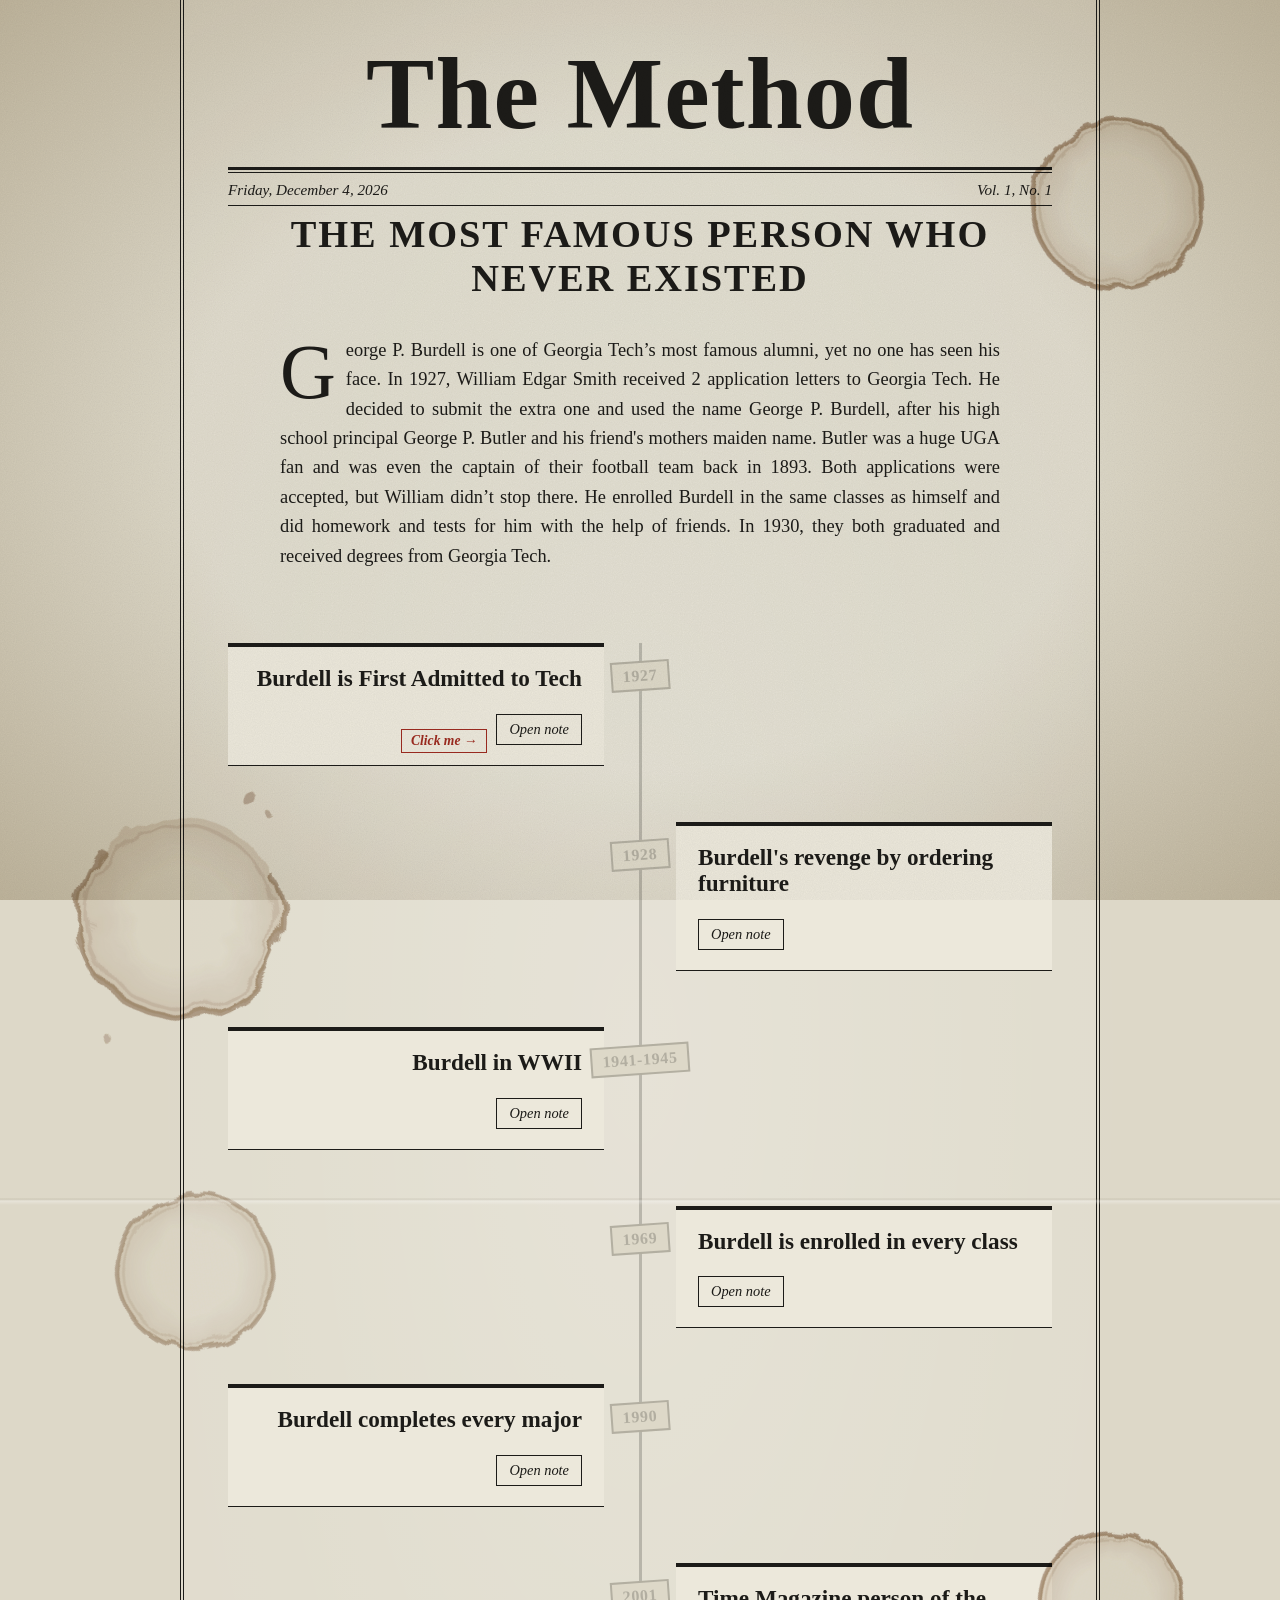
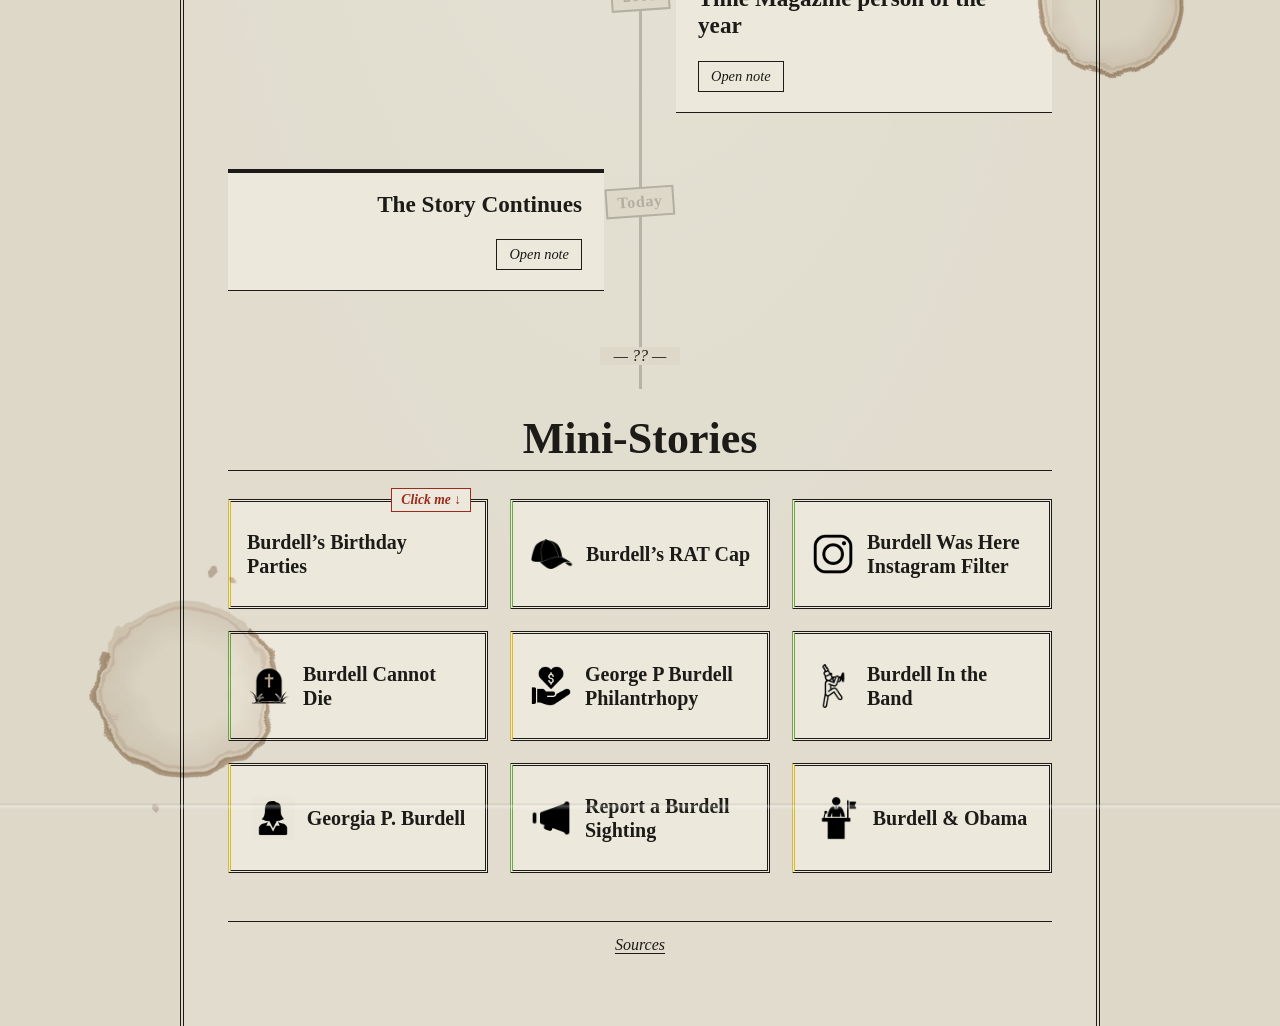
<file: index.html>
<!DOCTYPE html>
<html lang="en">
<head>
  <meta charset="utf-8">
  <meta name="viewport" content="width=device-width, initial-scale=1">
  <title>George P. Burdell</title>
  <!--<link rel="preconnect" href="https://fonts.googleapis.com">
  <link rel="preconnect" href="https://fonts.gstatic.com" crossorigin>
  <link href="https://fonts.googleapis.com/css2?family=UnifrakturCook:wght@700&family=Old+Standard+TT:ital,wght@0,400;0,700;1,400&family=Caveat:wght@600&display=swap" rel="stylesheet">
<link rel="stylesheet" media="screen" href="https://fontlibrary.org/face/ttnorms-black" type="text/css"/>-->
  <link rel="stylesheet" href="style.css">
</head>
<body>

  <div id="page">

    <!-- faux newspaper columns, filled by script.js -->
    <aside class="side side-left" aria-hidden="true"></aside>

    <main id="paper">

      <header class="masthead">
        <h1 id="tw-title" aria-label="George P. Burdell"></h1>
        <div class="rule-double" aria-hidden="true"></div>
        <div class="dateline">
          <span id="today"></span>
          
          <span>Vol. 1, No. 1</span>
        </div>
  
        <div class="rule-single" aria-hidden="true"></div>
	<p class="masthead-subhead">The Most Famous Person who Never Existed</p>
	
      </header>

      <section class="intro">
        <p>
         George P. Burdell is one of Georgia Tech’s most famous alumni, yet no one has seen his face. In 1927, William Edgar Smith received 2 application letters to Georgia Tech. He decided to submit the extra one and used the name George P. Burdell, after his high school principal George P. Butler and his friend's mothers maiden name. Butler was a huge UGA fan and was even the captain of their football team back in 1893. Both applications were accepted, but William didn’t stop there. He enrolled Burdell in the same classes as himself and did homework and tests for him with the help of friends. In 1930, they both graduated and received degrees from Georgia Tech. 

        </p>
      </section>

      <section class="timeline" aria-label="Timeline of events">
        <div class="rail" aria-hidden="true"><div class="ink"></div></div>
        <ol id="events"></ol>
        <p class="end-mark" aria-hidden="true">&mdash; ?? &mdash;</p>
      </section>

      <section class="stories" aria-label="Mini-stories">
        <h2 class="stories-head">Mini-Stories</h2>
        <div class="rule-single" aria-hidden="true"></div>
        <div id="story-grid"></div>
      </section>
<footer class="paper-foot">
  <div class="rule-single" aria-hidden="true"></div>
  <nav class="paper-nav" aria-label="Pages">
   
    <a href="sources.html">Sources</a>
  </nav>
</footer>
    </main>

    <aside class="side side-right" aria-hidden="true"></aside>

    <!-- coffee stains (purely decorative) -->
    <div class="stain s1" aria-hidden="true"></div>
    <div class="stain s2" aria-hidden="true"></div>
    <div class="stain s3" aria-hidden="true"></div>
    <div class="stain s4" aria-hidden="true"></div>
    <div class="stain s5" aria-hidden="true"></div>

  </div>

  <script src="data.js"></script>
  <script src="script.js"></script>
</body>
</html>
</file>
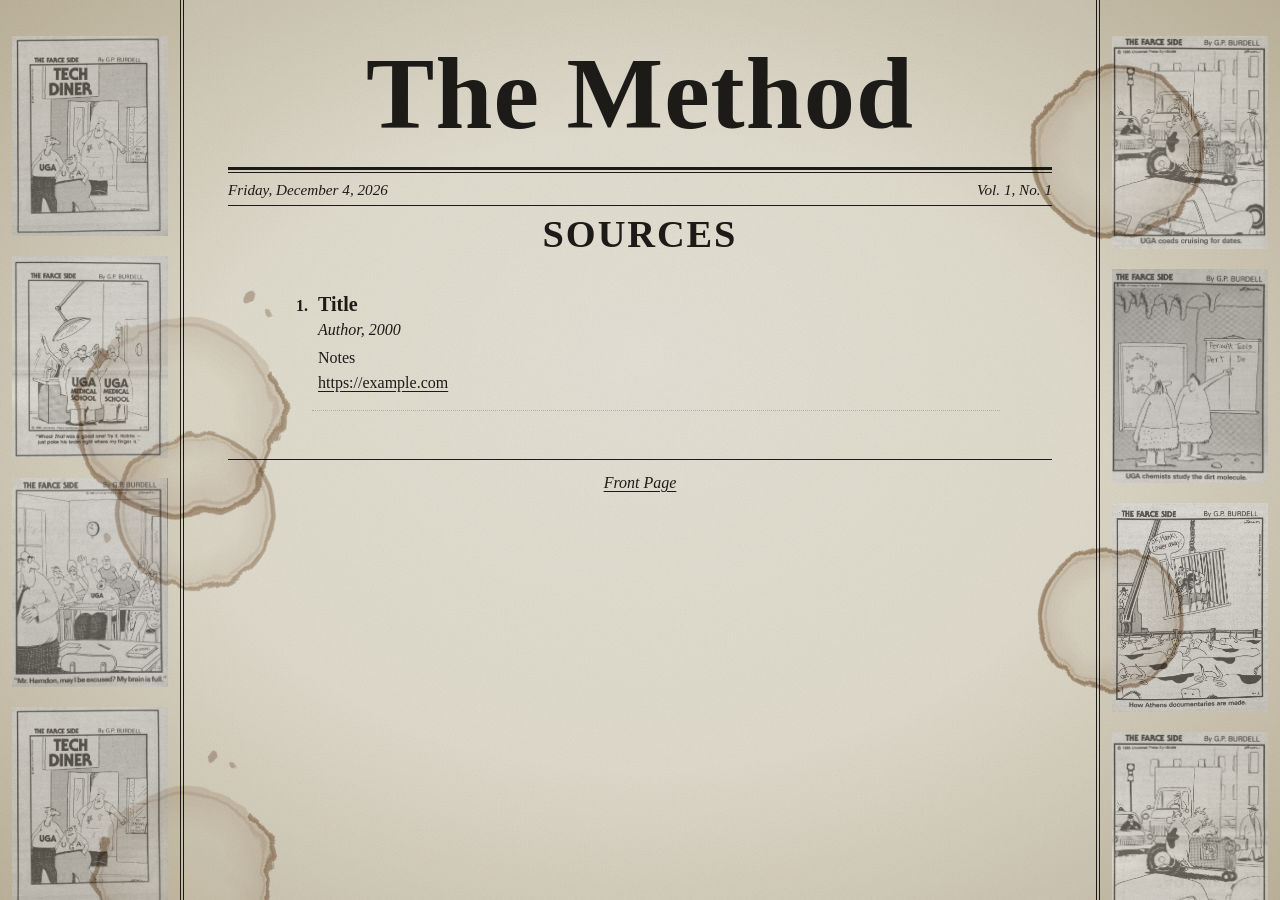
<file: sources.html>
<!DOCTYPE html>
<html lang="en">
<head>
  <meta charset="utf-8">
  <meta name="viewport" content="width=device-width, initial-scale=1">
  <title>Sources | George P. Burdell</title>
  <!--<link rel="preconnect" href="https://fonts.googleapis.com">
  <link rel="preconnect" href="https://fonts.gstatic.com" crossorigin>
  <link href="https://fonts.googleapis.com/css2?family=UnifrakturCook:wght@700&family=Old+Standard+TT:ital,wght@0,400;0,700;1,400&family=Caveat:wght@600&display=swap" rel="stylesheet">
  <link rel="stylesheet" media="screen" href="https://fontlibrary.org/face/ttnorms-black" type="text/css"/>-->
  <link rel="stylesheet" href="style.css">
</head>
<body>

  <div id="page">

    <aside class="side side-left" aria-hidden="true"></aside>

    <main id="paper">

      <header class="masthead">
        <h1 id="tw-title" aria-label="George P. Burdell"></h1>
        <div class="rule-double" aria-hidden="true"></div>
        <div class="dateline">
          <span id="today"></span>
      
          <span>Vol. 1, No. 1</span>
        </div>
        <div class="rule-single" aria-hidden="true"></div>
        <p class="masthead-subhead">Sources</p>
      </header>

      <section class="sources" aria-label="Sources">
  
        <ol id="source-list" class="source-list"></ol>
 
      </section>
<footer class="paper-foot">
  <div class="rule-single" aria-hidden="true"></div>
  <nav class="paper-nav" aria-label="Pages">
    <a href="index.html">Front Page</a>
    
  </nav>
</footer>
    </main>

    <aside class="side side-right" aria-hidden="true"></aside>

    <div class="stain s1" aria-hidden="true"></div>
    <div class="stain s2" aria-hidden="true"></div>
    <div class="stain s3" aria-hidden="true"></div>
    <div class="stain s4" aria-hidden="true"></div>
    <div class="stain s5" aria-hidden="true"></div>

  </div>

  <script src="data.js"></script>
  <script src="script.js"></script>
</body>
</html>
</file>
<file: style.css>
/* =========================================================
   THE DAILY CHRONICLE: newspaper style (Static Version)
   ========================================================= */

:root {
  --paper: #ddd8c8;
  --clip: #ece8db;
  --ink: #1c1b18;
  --faint: rgba(28, 27, 24, 0.22);
  --stamp: #9c2a1f;
  --serif: "Old Standard TT", "Times New Roman", Times, serif;
  --black: "UnifrakturCook", "Old English Text MT", "Times New Roman", serif;
}

* { box-sizing: border-box; }
html, body { margin: 0; }

body {
  color: var(--ink);
  font-family: var(--serif);
  /* aged paper: warm edges, lighter centre */
  background:
    radial-gradient(ellipse at 50% 40%, rgba(255,255,255,.18) 0%, rgba(255,255,255,0) 55%),
    radial-gradient(ellipse at center, rgba(0,0,0,0) 50%, rgba(110, 85, 40, .28) 100%) fixed,
    var(--paper);
}

/* fine paper grain over everything */
body::before {
  content: "";
  position: fixed; inset: 0; pointer-events: none; z-index: 50;
  opacity: 0.38; mix-blend-mode: multiply;
  background-image: url("data:image/svg+xml;utf8,<svg xmlns='http://www.w3.org/2000/svg' width='180' height='180'><filter id='n'><feTurbulence type='fractalNoise' baseFrequency='.9' numOctaves='2' stitchTiles='stitch'/><feColorMatrix values='0 0 0 0 .1  0 0 0 0 .1  0 0 0 0 .08  0 0 0 .22 0'/></filter><rect width='100%' height='100%' filter='url(%23n)'/></svg>");
}

/* =========================================================
   PAGE LAYOUT: side columns + main column
   ========================================================= */
#page {
  position: relative;
  display: grid;
  grid-template-columns: 1fr minmax(0, 920px) 1fr;
  min-height: 100vh;
  overflow: hidden;
}

/* horizontal fold creases */
#page::after {
  content: "";
  position: absolute; inset: 0; pointer-events: none; z-index: 6;
  background: repeating-linear-gradient(
    to bottom,
    transparent 0, transparent 1198px,
    rgba(60, 45, 20, .10) 1199px,
    rgba(255, 255, 255, .30) 1201px,
    transparent 1205px
  );
}

#paper {
  position: relative; z-index: 2;
  padding: 40px 44px 72px;
  border-left: 4px double var(--ink);
  border-right: 4px double var(--ink);
  background: rgba(255, 255, 255, .10);
}

/* ---------- faux newspaper side columns ---------- */
.side { position: relative; overflow: hidden; }
.cols {
  position: absolute; inset: 0;
  display: flex;
  opacity: .62;
}
.col {
  flex: 1; min-width: 0;
  overflow: hidden;
  padding: 30px 12px;
  border-right: 1px solid var(--faint);
}
.col:last-child { border-right: 0; }

.item { margin-bottom: 18px; }
.item h4 {
  margin: 0 0 5px;
  font-size: .98rem; line-height: 1.12; font-weight: 700;
  border-top: 2px solid var(--ink);
  padding-top: 5px;
}
.item p {
  margin: 0 0 6px;
  font-size: .7rem; line-height: 1.38;
  text-align: justify; hyphens: auto; -webkit-hyphens: auto;
}
.item p:first-of-type::first-letter { font-weight: 700; font-size: 1.15em; }

/* boxed notices and ads */
.adbox {
  position: relative;
  margin: 22px 0 26px;
  padding: 12px 10px;
  border: 3px double var(--ink);
  text-align: center;
}
.adbox .big { font-weight: 700; font-size: 1.5rem; letter-spacing: .06em; line-height: 1; }
.adbox .small { margin: 8px 0 0; font-style: italic; font-size: .72rem; line-height: 1.35; }
.adbox.clipped::before {
  content: "";
  position: absolute; top: -24px; right: 18px;
  width: 22px; height: 48px;
  background: var(--clip-img) center / contain no-repeat;
  filter: drop-shadow(1px 2px 1px rgba(0,0,0,.35));
  transform: rotate(9deg);
}

/* halftone photo placeholder */
.photo { margin: 6px 0 20px; }
.photo .img {
  height: 110px;
  background: radial-gradient(circle, var(--ink) 0 1.1px, transparent 1.6px) 0 0 / 4px 4px;
  -webkit-mask-image: radial-gradient(ellipse at 42% 45%, #000 15%, rgba(0,0,0,.25) 70%, transparent 100%);
          mask-image: radial-gradient(ellipse at 42% 45%, #000 15%, rgba(0,0,0,.25) 70%, transparent 100%);
  border-bottom: 1px solid var(--faint);
}
.photo .cap { margin: 5px 0 0; font-style: italic; font-size: .66rem; line-height: 1.3; }

/* classifieds */
.classified { margin: 4px 0 20px; }
.classified h4 { text-align: center; border-top: 2px solid var(--ink); border-bottom: 1px solid var(--ink); padding: 4px 0; }
.classified p { font-size: .68rem; text-align: left; margin-bottom: 4px; padding-bottom: 4px; border-bottom: 1px dotted var(--faint); }

/* =========================================================
   COFFEE STAINS (multiply onto the paper and text)
   ========================================================= */
.stain {
  position: absolute; z-index: 4; pointer-events: none;
  mix-blend-mode: multiply;
  background-repeat: no-repeat; background-position: center; background-size: contain;
  opacity: .8;
}
.stain.s1 { top: 3%;  right: 3%;  width: 250px; height: 250px; transform: rotate(18deg);  background-image: var(--stain-a); }
.stain.s2 { top: 29%; left: 2%;   width: 310px; height: 310px; transform: rotate(-25deg); background-image: var(--stain-b); }
.stain.s3 { top: 57%; right: 5%;  width: 210px; height: 210px; transform: rotate(60deg);  background-image: var(--stain-a); }
.stain.s4 { top: 82%; left: 4%;   width: 270px; height: 270px; transform: rotate(-42deg); background-image: var(--stain-b); }
/* straddles the left edge of the main column */
.stain.s5 { top: 44%; left: 50%; margin-left: -560px; width: 230px; height: 230px; transform: rotate(35deg); background-image: var(--stain-a); opacity: .6; }

:root {
  --stain-a: url("data:image/svg+xml;utf8,<svg xmlns='http://www.w3.org/2000/svg' viewBox='0 0 260 260'><defs><filter id='w' x='-25%' y='-25%' width='150%' height='150%'><feTurbulence type='fractalNoise' baseFrequency='.025' numOctaves='3' seed='4' result='n'/><feDisplacementMap in='SourceGraphic' in2='n' scale='16'/><feGaussianBlur stdDeviation='.7'/></filter><radialGradient id='f'><stop offset='.55' stop-color='%238a5a2b' stop-opacity='.05'/><stop offset='1' stop-color='%238a5a2b' stop-opacity='.22'/></radialGradient></defs><g filter='url(%23w)'><circle cx='130' cy='130' r='88' fill='url(%23f)'/><circle cx='130' cy='130' r='88' fill='none' stroke='%236b3d14' stroke-opacity='.55' stroke-width='5'/><circle cx='130' cy='130' r='81' fill='none' stroke='%236b3d14' stroke-opacity='.16' stroke-width='3'/></g></svg>");
  --stain-b: url("data:image/svg+xml;utf8,<svg xmlns='http://www.w3.org/2000/svg' viewBox='0 0 260 260'><defs><filter id='w' x='-25%' y='-25%' width='150%' height='150%'><feTurbulence type='fractalNoise' baseFrequency='.03' numOctaves='3' seed='9' result='n'/><feDisplacementMap in='SourceGraphic' in2='n' scale='20'/><feGaussianBlur stdDeviation='.6'/></filter><radialGradient id='f'><stop offset='.5' stop-color='%238a5a2b' stop-opacity='.04'/><stop offset='1' stop-color='%238a5a2b' stop-opacity='.2'/></radialGradient></defs><g filter='url(%23w)'><circle cx='130' cy='130' r='84' fill='url(%23f)'/><circle cx='130' cy='130' r='84' fill='none' stroke='%236b3d14' stroke-opacity='.5' stroke-width='5' stroke-dasharray='360 170'/><circle cx='130' cy='130' r='77' fill='none' stroke='%236b3d14' stroke-opacity='.14' stroke-width='3'/><circle cx='222' cy='62' r='6' fill='%236b3d14' fill-opacity='.38'/><circle cx='236' cy='86' r='3' fill='%236b3d14' fill-opacity='.35'/><circle cx='30' cy='196' r='4' fill='%236b3d14' fill-opacity='.3'/></g></svg>");

  /* paperclip graphic, reused on side ads and the sticky note */
  --clip-img: url("data:image/svg+xml;utf8,<svg xmlns='http://www.w3.org/2000/svg' viewBox='0 -4 28 58'><g fill='none' stroke-linecap='round'><path d='M8 38V12a6 6 0 0 1 12 0V44a8 8 0 0 1-16 0V8a10 10 0 0 1 20 0V32' stroke='%237b8189' stroke-width='2.4'/><path d='M8 38V12a6 6 0 0 1 12 0V44a8 8 0 0 1-16 0V8a10 10 0 0 1 20 0V32' stroke='%23dde1e5' stroke-width='.8' transform='translate(-.5 -.5)'/></g></svg>");
}

/* =========================================================
   MASTHEAD
   ========================================================= */
.masthead { text-align: center; }

#tw-title {
  margin: 0;
  min-height: 1.1em;
  font-family: var(--black);
  font-weight: 700;
  font-size: clamp(40px, 8vw, 104px);
  line-height: 1.05;
  letter-spacing: .01em;
}

.masthead-subhead {
  margin: 6px auto 12px;
  font-family: 'TTNormsBlack', var(--serif);
  font-weight: 700;
  font-size: clamp(20px, 3vw, 104px);
  letter-spacing: 0.05em;
  text-transform: uppercase;
  text-align: center;
}

.rule-double, .rule-single {
  margin: 14px auto 0;
  transform: none;
}
.rule-double { height: 6px; border-top: 3px solid var(--ink); border-bottom: 1px solid var(--ink); }
.rule-single { height: 0; border-top: 1px solid var(--ink); margin-top: 6px; }

.dateline {
  display: flex; justify-content: space-between; gap: 16px;
  margin-top: 8px;
  font-style: italic; font-size: .95rem;
  opacity: 1;
}

/* ---------- intro ---------- */
.intro { max-width: 90ch; margin: 36px auto 72px; opacity: 1; transform: none; }
.intro p {
  margin: 0;
  font-size: 1.15rem; line-height: 1.6;
  text-align: justify; hyphens: auto; -webkit-hyphens: auto;
}
.intro p::first-letter {
  float: left;
  font-family: var(--black);
  font-size: 4.2em; line-height: .8;
  padding: 6px 10px 0 0;
}

/* =========================================================
   TIMELINE
   ========================================================= */
.timeline { position: relative; padding-bottom: 24px; }

.rail {
  position: absolute; top: 0; bottom: 0; left: 50%;
  width: 3px; margin-left: -1.5px;
  background: var(--faint);
}
.ink { width: 100%; height: 0; background: var(--ink); }

#events { list-style: none; margin: 0; padding: 0; }

.event {
  position: relative;
  display: grid; grid-template-columns: 1fr 1fr; column-gap: 72px;
  margin-bottom: 56px;
}
.event article { grid-column: 1; text-align: right; }
.event:nth-child(even) article { grid-column: 2; text-align: left; }

.stamp {
  position: absolute; top: 18px; left: 50%;
  transform: translate(-50%, 0) rotate(-4deg);
  z-index: 2;
  padding: 4px 10px;
  background: var(--paper);
  border: 2px solid var(--faint);
  color: var(--faint);
  font-weight: 700; font-size: 1rem; letter-spacing: .04em;
  white-space: nowrap;
}
.stamp.lit { color: var(--stamp); border-color: var(--stamp); transform: translate(-50%, 0) rotate(-4deg) scale(1.08); }

.event article {
  background: var(--clip);
  border-top: 4px solid var(--ink);
  border-bottom: 1px solid var(--ink);
  padding: 18px 22px 20px;
}
.event h3 { margin: 0 0 8px; font-size: 1.45rem; line-height: 1.15; font-weight: 700; }
.event p { margin: 0; font-size: 1rem; line-height: 1.55; hyphens: auto; -webkit-hyphens: auto; }


.end-mark {
  position: relative; z-index: 2;
  width: max-content; margin: 8px auto 0; padding: 0 14px;
  text-align: center; font-style: italic;
  background: var(--paper);
}

/* =========================================================
   RESPONSIVE
   ========================================================= */
@media (max-width: 1100px) {
  #page { grid-template-columns: minmax(0, 1fr); }
  .side { display: none; }
  .stain.s5 { display: none; }
}

@media (max-width: 720px) {
  #paper { padding: 28px 18px 56px; }
  .rail { left: 18px; }
  .event { grid-template-columns: 1fr; padding-left: 44px; margin-top: 28px; }
  .event article, .event:nth-child(even) article { grid-column: 1; text-align: left; }
  .stamp { left: 18px; top: -14px; }
  .end-mark { margin-left: 0; }
}

/* =========================================================
   NAV, MINI-STORIES, SOURCES
   ========================================================= */
.dateline { flex-wrap: wrap; align-items: baseline; }
.paper-nav { display: flex; gap: 20px; }
.paper-nav a { color: inherit; text-decoration: underline; text-underline-offset: 3px; }
.paper-nav a[aria-current] { text-decoration: none; font-weight: 700; }
.paper-nav a:focus-visible, .sources a:focus-visible { outline: 3px solid var(--stamp); outline-offset: 2px; }

.note-btn {
  margin-top: 14px;
  padding: 6px 12px;
  font: inherit; font-size: .9rem; font-style: italic;
  color: var(--ink);
  background: transparent;
  border: 1px solid var(--ink);
  cursor: pointer;
}
.note-btn:hover { background: var(--ink); color: var(--clip); }
.note-btn:focus-visible, .story-box:focus-visible, .sticky-close:focus-visible {
  outline: 3px solid var(--stamp); outline-offset: 2px;
}

.stories { margin-top: 24px; }
.stories-head {
  margin: 0 0 4px;
  font-family: var(--black);
  font-weight: 700; font-size: clamp(28px, 4vw, 44px);
  text-align: center;
}
#story-grid {
  display: flex;
  flex-wrap: wrap;
  justify-content: center;   /* centers a short last row */
  gap: 22px;
  margin-top: 28px;
}
.story-box {
  flex: 0 0 calc((100% - 44px) / 3);
  display: flex; align-items: center; justify-content: center; gap: 12px;
  min-height: 110px; padding: 16px;
  font: inherit; text-align: left; color: var(--ink);
  background: var(--clip);
  border: 3px double var(--ink);
  cursor: pointer;
  transition: transform .15s ease, box-shadow .15s ease;
}
.story-box:hover { transform: translateY(-3px); box-shadow: 3px 5px 0 var(--faint); }
.story-box.yellow { border-left-color: #d9b92e; }
.story-box.green  { border-left-color: #6fa84a; }
.story-icon { flex: none; width: 44px; height: 44px; object-fit: contain; }
.story-title { font-weight: 700; font-size: 1.25rem; line-height: 1.2; }

.sources { max-width: 90ch; margin: 36px auto 24px; }
.sources-intro { margin: 0 0 28px; font-size: 1.15rem; line-height: 1.6; text-align: justify; hyphens: auto; -webkit-hyphens: auto; }
.source-list { margin: 0; padding-left: 2em; }
.source { padding: 0 0 18px 6px; margin-bottom: 18px; border-bottom: 1px dotted var(--faint); }
.source::marker { font-weight: 700; }
.source h3 { margin: 0 0 2px; font-size: 1.25rem; line-height: 1.2; }
.source p { margin: 0 0 4px; font-size: 1rem; line-height: 1.5; }
.source-by { font-style: italic; }
.source a { color: var(--ink); overflow-wrap: anywhere; text-underline-offset: 3px; }

/* =========================================================
   STICKY NOTE (with paperclip, curled corner, polaroids)
   ========================================================= */
:root {
  --grain: url("data:image/svg+xml;utf8,<svg xmlns='http://www.w3.org/2000/svg' width='140' height='140'><filter id='g'><feTurbulence type='fractalNoise' baseFrequency='.8' numOctaves='2' stitchTiles='stitch'/><feColorMatrix values='0 0 0 0 .35  0 0 0 0 .28  0 0 0 0 .1  0 0 0 .16 0'/></filter><rect width='100%' height='100%' filter='url(%23g)'/></svg>");
}

.note-overlay {
  position: fixed; inset: 0; z-index: 100;
  display: flex; align-items: center; justify-content: center;
  padding: 24px;
  background: rgba(28, 27, 24, .5);
}
.note-overlay[hidden] { display: none; }

.note-stage {
  --tilt: 0deg;
  --note: #f7e27b;
  position: relative;
  width: min(460px, 100%);
  transform: rotate(var(--tilt));
  animation: stick .18s ease-out;
}
.note-stage.green { --note: #b9de93; }

/* curled drop shadow under the bottom edge */
.note-stage::before, .note-stage::after {
  content: ""; position: absolute; z-index: -1;
  bottom: 14px; width: 48%; height: 30px;
  box-shadow: 0 16px 16px rgba(0, 0, 0, .5);
}
.note-stage::before { left: 8px;  transform: rotate(-3deg); }
.note-stage::after  { right: 8px; transform: rotate(3deg); }

.sticky {
  position: relative;
  max-height: 76vh; overflow-y: auto;
  padding: 42px 30px 38px;
  color: #2a2616;
  /* the bottom-right corner sweeps up in a curve, like a note that has started to peel */
  border-radius: 2px 2px 70px 3px / 2px 2px 20px 3px;
  background:
    linear-gradient(to bottom, rgba(0,0,0,.08), rgba(0,0,0,0) 18px),
    linear-gradient(to bottom, rgba(255,255,255,.3), rgba(255,255,255,0) 45%),
    radial-gradient(ellipse 60% 38% at 100% 100%, rgba(90,60,0,.2), transparent 72%),
    var(--grain),
    var(--note);
  box-shadow: 0 1px 2px rgba(0,0,0,.3);
}
.sticky:focus-visible { outline: 2px dashed rgba(42,38,22,.55); outline-offset: -8px; }

.sticky-kicker { margin: 0 0 2px; font-style: italic; font-size: .95rem; }
.sticky h3 {
  margin: 0 0 12px;
  font-family: "Caveat", "Segoe Print", "Bradley Hand", cursive;
  font-weight: 600; font-size: 2.2rem; line-height: 1.05;
}
.sticky-body p { margin: 0 0 .8em; font-size: 1.05rem; line-height: 1.55; }
.sticky-body p:last-child { margin-bottom: 0; }

.sticky-clip {
  position: absolute; top: -26px; left: 50%; margin-left: -13px; z-index: 4;
  width: 26px; height: 54px;
  background: var(--clip-img) center / contain no-repeat;
  filter: drop-shadow(1px 3px 2px rgba(0,0,0,.4));
  transform: rotate(7deg);
  pointer-events: none;
}

.sticky-close {
  position: absolute; top: 8px; right: 12px; z-index: 5;
  width: 36px; height: 36px;
  font: inherit; font-size: 2rem; line-height: 1;
  color: #2a2616; background: transparent; border: 0; cursor: pointer;
}
.sticky-close:hover { color: var(--stamp); }

/* polaroids pinned around the note */
.polaroid {
  position: absolute; z-index: 3;
  width: 400px;
  padding: 8px 8px 10px;
  background: #faf8f1;
  box-shadow: 0 6px 12px rgba(0,0,0,.4), 0 1px 2px rgba(0,0,0,.3);
  transform: translate(var(--dx, 0), var(--dy, 0)) rotate(var(--rot, 0deg));
  pointer-events: none;
}
.polaroid-cap {
  min-height: 24px; margin-top: 8px;
  font-style: italic; font-size: .85rem; line-height: 1.2;
  text-align: center; color: #2a2616;
}

.polaroid img {
  display: block; width: 100%;
  background: #bdb8a8;
  box-shadow: inset 0 0 0 1px rgba(0,0,0,.12);
}
/* the pin through the top of the photo */
.polaroid::after {
  content: "";
  position: absolute; top: 3px; left: 50%;
  width: 16px; height: 16px; margin-left: -8px;
  border-radius: 50%;
  background: radial-gradient(circle at 35% 30%, #ffb3a6 0 10%, #d6342a 42%, #8a1710 100%);
  box-shadow: 2px 4px 3px rgba(0,0,0,.5);
}
.slot-tl { top: -50px;    left: -400px; }
.slot-tr { top: -140px;    right: -310px; }
.slot-ml { top: 30%;       left: -600px; }
.slot-mr { top: 40%;       right: -600px; }
.slot-bl { bottom: -160px; left: -600px; }
.slot-br { bottom: -150px; right: -600px; }

@keyframes stick {
  from { transform: rotate(var(--tilt)) scale(.92); opacity: 0; }
  to   { transform: rotate(var(--tilt)) scale(1);   opacity: 1; }
}
@media (prefers-reduced-motion: reduce) {
  .note-stage { animation: none; }
  .story-box { transition: none; }
}

@media (max-width: 900px) { .story-box { flex-basis: calc((100% - 22px) / 2); } }
@media (max-width: 560px) { .story-box { flex-basis: 100%; } }

/* phones: no room beside the note, so photos sit above and below it */
@media (max-width: 760px) {
  .note-stage { margin: 84px 0; }
  .sticky { max-height: 58vh; padding: 40px 22px 32px; }
  .polaroid { width: 96px; padding: 6px 6px 22px; }
.polaroid-cap { min-height: 18px; margin-top: 5px; font-size: .7rem; }
  .polaroid::after { width: 12px; height: 12px; margin-left: -6px; }
  .slot-tl { top: -84px;  left: 4px;  right: auto; }
  .slot-tr { top: -84px;  right: 4px; left: auto; }
  .slot-bl { bottom: -84px; left: 4px;  right: auto; }
  .slot-br { bottom: -84px; right: 4px; left: auto; }
}
@media (max-width: 900px) { .story-box { flex-basis: calc((100% - 22px) / 2); } }
@media (max-width: 560px) { .story-box { flex-basis: 100%; } }
/* "Click me" hints on the first timeline button and first story */
.has-hint { position: relative; }
.has-hint::after {
  position: absolute;
  white-space: nowrap;
  padding: 3px 9px;
  font-size: .85rem; font-style: italic; font-weight: 700;
  color: var(--stamp);
  background: var(--clip);
  border: 1px solid var(--stamp);
  pointer-events: none;
}

/* timeline button: label sits to the left, arrow points right */
.note-btn.has-hint::after {
  content: "Click me \2192";
  right: calc(100% + 10px); top: 50%;
  animation: nudge-x 1.1s ease-in-out infinite;
}
@keyframes nudge-x {
  0%, 100% { transform: translate(0, -50%); }
  50%      { transform: translate(6px, -50%); }
}

/* story box: label sits on the top edge, arrow points down */
.story-box.has-hint::after {
  content: "Click me \2193";
  top: -14px; right: 14px;
  animation: nudge-y 1.1s ease-in-out infinite;
}
@keyframes nudge-y {
  0%, 100% { transform: translateY(0); }
  50%      { transform: translateY(5px); }
}

/* phones: the timeline button is left-aligned, so flip the hint to its right */
@media (max-width: 720px) {
  .note-btn.has-hint::after {
    content: "\2190 Click me";
    right: auto; left: calc(100% + 10px);
    animation-name: nudge-x-rev;
  }
  @keyframes nudge-x-rev {
    0%, 100% { transform: translate(0, -50%); }
    50%      { transform: translate(-6px, -50%); }
  }
}

@media (prefers-reduced-motion: reduce) {
  .has-hint::after { animation: none; }
}
.paper-foot { margin-top: 48px; text-align: center; font-style: italic; }
.paper-foot .paper-nav { justify-content: center; margin-top: 14px; }
</file>
